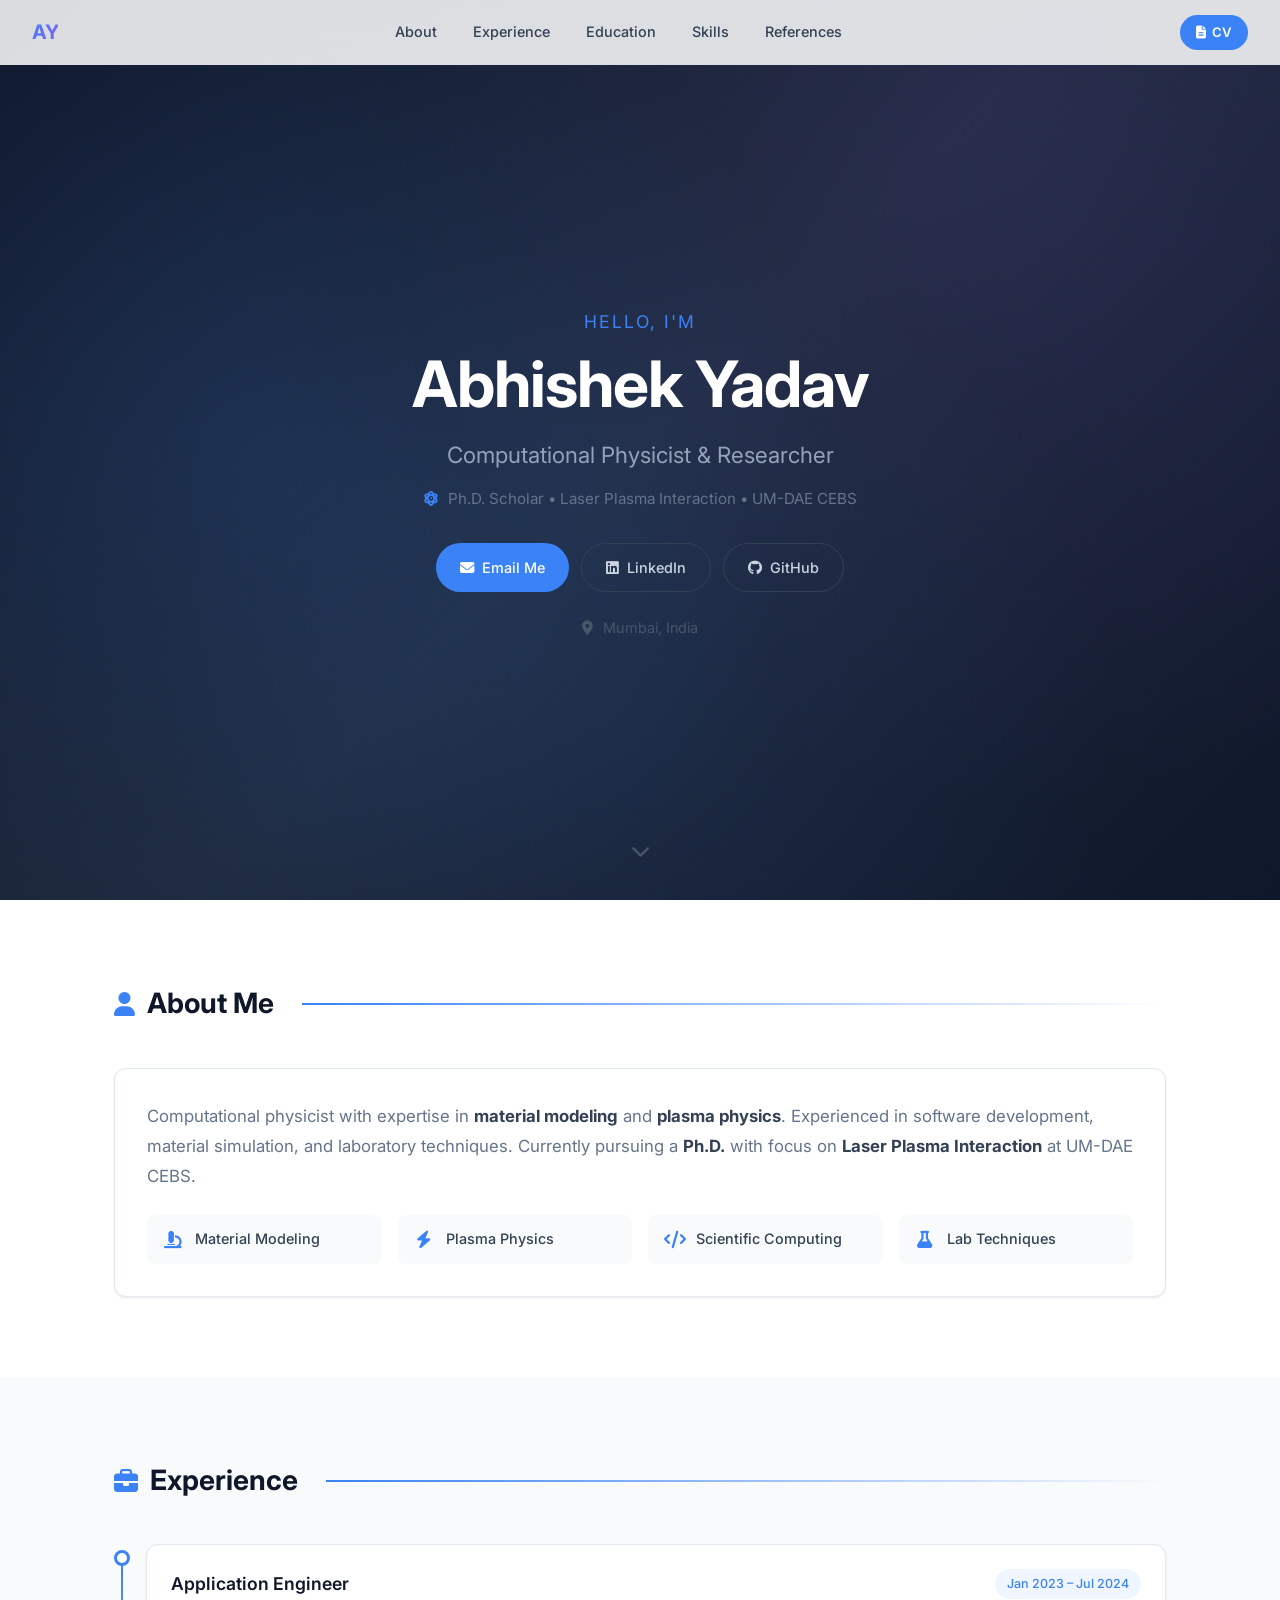
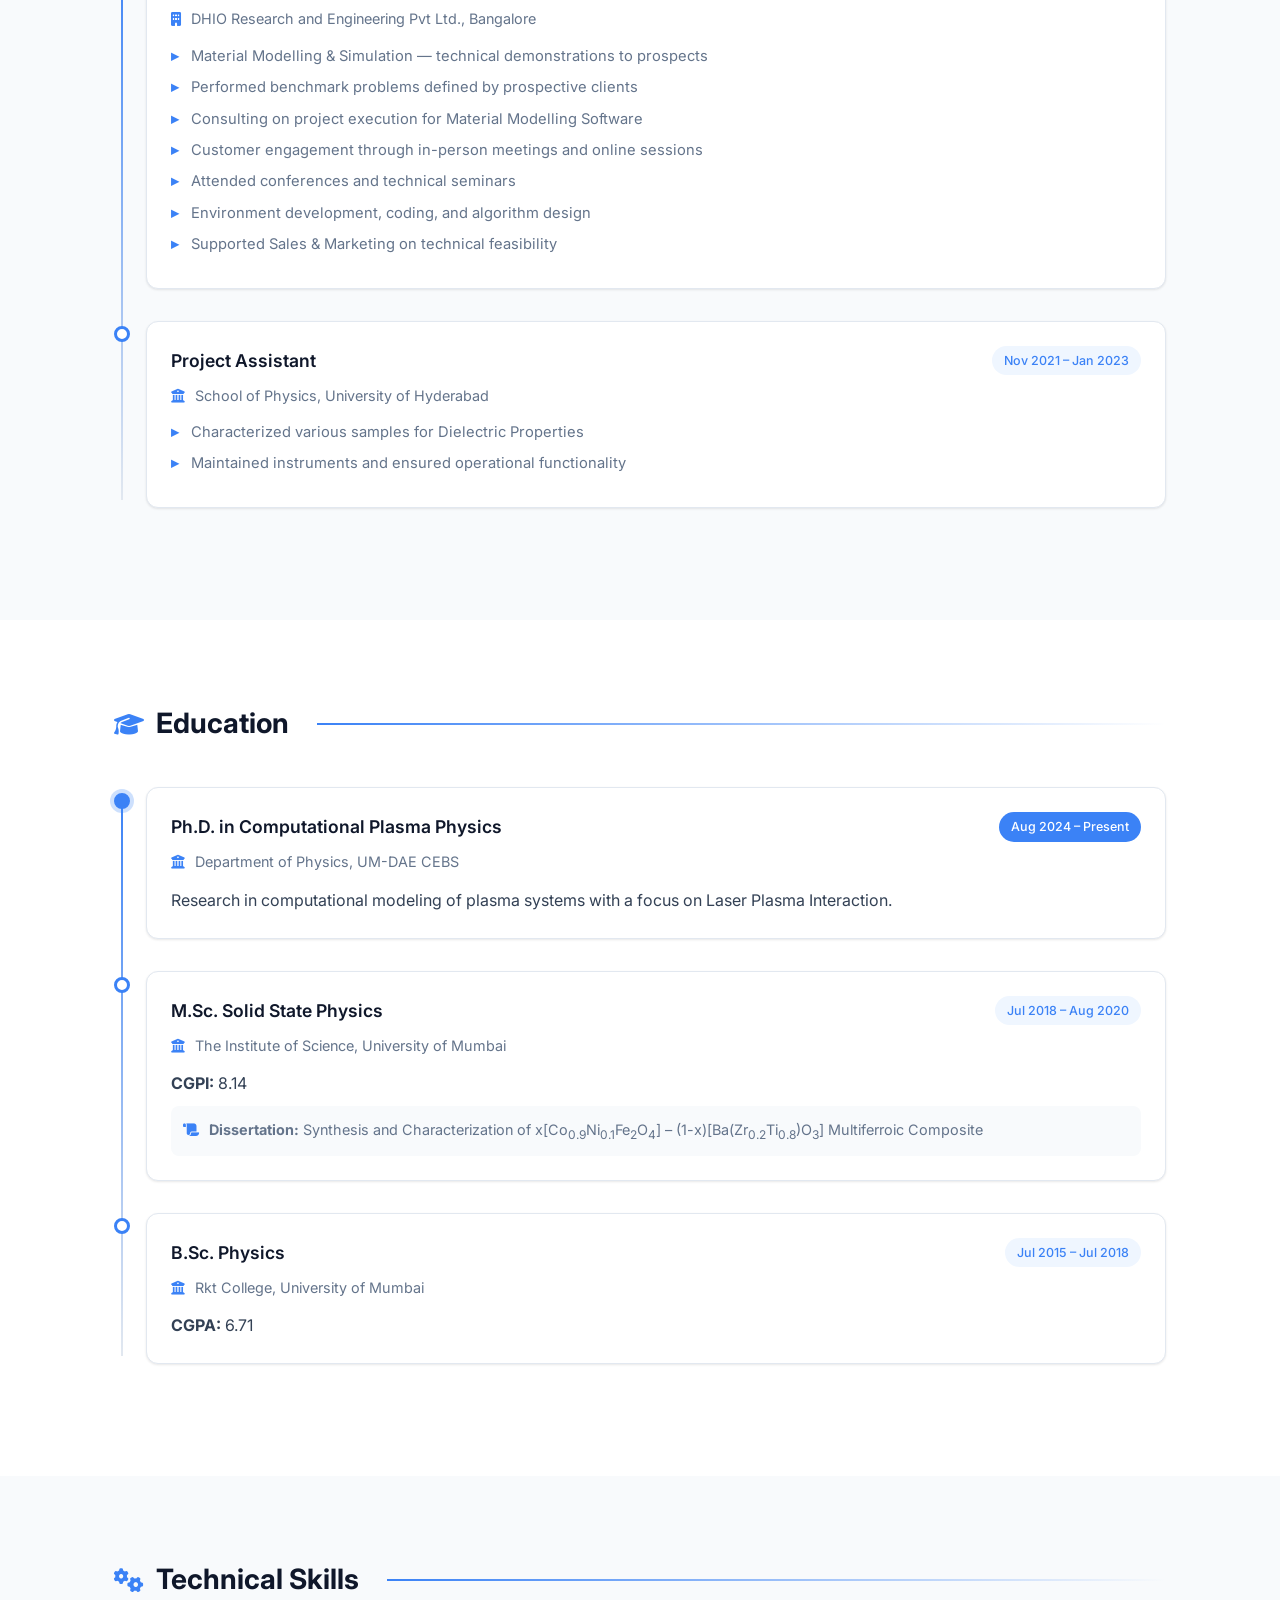
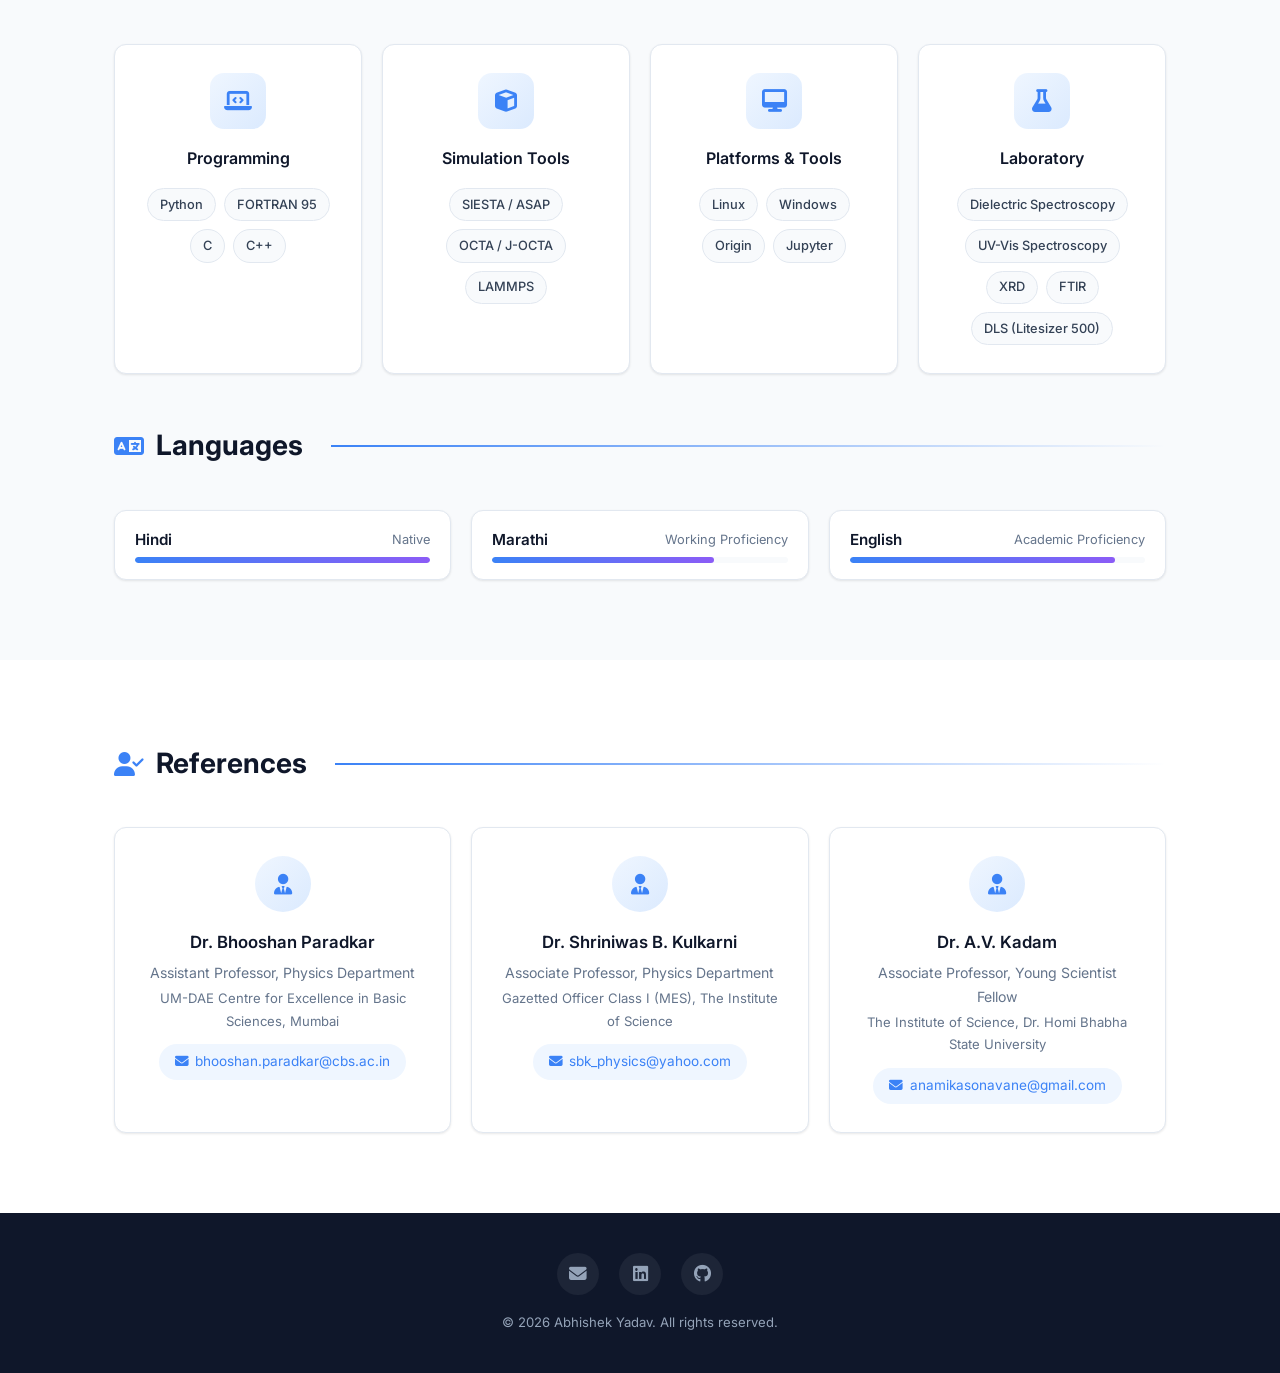
<file: index.html>
<!DOCTYPE html>
<html lang="en">
<head>
    <meta charset="UTF-8">
    <meta name="viewport" content="width=device-width, initial-scale=1.0">
    <link rel="stylesheet" href="https://cdnjs.cloudflare.com/ajax/libs/font-awesome/6.5.1/css/all.min.css">
    <link rel="preconnect" href="https://fonts.googleapis.com">
    <link href="https://fonts.googleapis.com/css2?family=Inter:wght@300;400;500;600;700&family=JetBrains+Mono:wght@400;500&display=swap" rel="stylesheet">
    <link rel="stylesheet" href="style.css">
    <title>Abhishek Yadav | Computational Physicist</title>
</head>
<body>

    <!-- Sticky Navigation -->
    <nav class="navbar" id="navbar">
        <div class="nav-brand">AY</div>
        <ul class="nav-links">
            <li><a href="#about">About</a></li>
            <li><a href="#experience">Experience</a></li>
            <li><a href="#education">Education</a></li>
            <li><a href="#skills">Skills</a></li>
            <li><a href="#references">References</a></li>
        </ul>
        <a href="cv.html" class="nav-cv-btn">
            <i class="fas fa-file-alt"></i> CV
        </a>
        <button class="nav-toggle" id="navToggle" aria-label="Toggle navigation">
            <i class="fas fa-bars"></i>
        </button>
    </nav>

    <!-- Hero Section -->
    <header class="hero" id="hero">
        <div class="hero-content">
            <p class="hero-greeting">Hello, I'm</p>
            <h1 class="hero-name">Abhishek Yadav</h1>
            <p class="hero-title">Computational Physicist &amp; Researcher</p>
            <p class="hero-subtitle">
                <i class="fas fa-atom fa-spin"></i>
                Ph.D. Scholar &bull; Laser Plasma Interaction &bull; UM-DAE CEBS
            </p>
            <div class="hero-contact">
                <a href="mailto:yadavabhishek711@gmail.com" class="hero-btn">
                    <i class="fas fa-envelope"></i> Email Me
                </a>
                <a href="https://www.linkedin.com/in/abhi1yadav/" class="hero-btn hero-btn-outline" target="_blank">
                    <i class="fab fa-linkedin"></i> LinkedIn
                </a>
                <a href="https://github.com/Abhi4phy" class="hero-btn hero-btn-outline" target="_blank">
                    <i class="fab fa-github"></i> GitHub
                </a>
            </div>
            <div class="hero-location">
                <i class="fas fa-map-marker-alt"></i> Mumbai, India
            </div>
        </div>
        <a href="#about" class="scroll-indicator" aria-label="Scroll down">
            <i class="fas fa-chevron-down"></i>
        </a>
    </header>

    <!-- About Section -->
    <section class="section" id="about">
        <div class="container">
            <h2 class="section-title"><i class="fas fa-user"></i> About Me</h2>
            <div class="about-card fade-in">
                <p class="profile-summary">
                    Computational physicist with expertise in <strong>material modeling</strong> and <strong>plasma physics</strong>. 
                    Experienced in software development, material simulation, and laboratory techniques. 
                    Currently pursuing a <strong>Ph.D.</strong> with focus on <strong>Laser Plasma Interaction</strong> at UM-DAE CEBS.
                </p>
                <div class="about-highlights">
                    <div class="highlight-item">
                        <i class="fas fa-microscope"></i>
                        <span>Material Modeling</span>
                    </div>
                    <div class="highlight-item">
                        <i class="fas fa-bolt"></i>
                        <span>Plasma Physics</span>
                    </div>
                    <div class="highlight-item">
                        <i class="fas fa-code"></i>
                        <span>Scientific Computing</span>
                    </div>
                    <div class="highlight-item">
                        <i class="fas fa-flask"></i>
                        <span>Lab Techniques</span>
                    </div>
                </div>
            </div>
        </div>
    </section>

    <!-- Experience Section -->
    <section class="section section-alt" id="experience">
        <div class="container">
            <h2 class="section-title"><i class="fas fa-briefcase"></i> Experience</h2>
            <div class="timeline">
                <div class="timeline-item fade-in">
                    <div class="timeline-dot"></div>
                    <div class="timeline-content">
                        <div class="timeline-header">
                            <h3>Application Engineer</h3>
                            <span class="badge">Jan 2023 – Jul 2024</span>
                        </div>
                        <p class="timeline-org"><i class="fas fa-building"></i> DHIO Research and Engineering Pvt Ltd., Bangalore</p>
                        <ul>
                            <li>Material Modelling &amp; Simulation — technical demonstrations to prospects</li>
                            <li>Performed benchmark problems defined by prospective clients</li>
                            <li>Consulting on project execution for Material Modelling Software</li>
                            <li>Customer engagement through in-person meetings and online sessions</li>
                            <li>Attended conferences and technical seminars</li>
                            <li>Environment development, coding, and algorithm design</li>
                            <li>Supported Sales &amp; Marketing on technical feasibility</li>
                        </ul>
                    </div>
                </div>

                <div class="timeline-item fade-in">
                    <div class="timeline-dot"></div>
                    <div class="timeline-content">
                        <div class="timeline-header">
                            <h3>Project Assistant</h3>
                            <span class="badge">Nov 2021 – Jan 2023</span>
                        </div>
                        <p class="timeline-org"><i class="fas fa-university"></i> School of Physics, University of Hyderabad</p>
                        <ul>
                            <li>Characterized various samples for Dielectric Properties</li>
                            <li>Maintained instruments and ensured operational functionality</li>
                        </ul>
                    </div>
                </div>
            </div>
        </div>
    </section>

    <!-- Education Section -->
    <section class="section" id="education">
        <div class="container">
            <h2 class="section-title"><i class="fas fa-graduation-cap"></i> Education</h2>
            <div class="timeline">
                <div class="timeline-item fade-in">
                    <div class="timeline-dot active"></div>
                    <div class="timeline-content">
                        <div class="timeline-header">
                            <h3>Ph.D. in Computational Plasma Physics</h3>
                            <span class="badge badge-active">Aug 2024 – Present</span>
                        </div>
                        <p class="timeline-org"><i class="fas fa-university"></i> Department of Physics, UM-DAE CEBS</p>
                        <p>Research in computational modeling of plasma systems with a focus on Laser Plasma Interaction.</p>
                    </div>
                </div>

                <div class="timeline-item fade-in">
                    <div class="timeline-dot"></div>
                    <div class="timeline-content">
                        <div class="timeline-header">
                            <h3>M.Sc. Solid State Physics</h3>
                            <span class="badge">Jul 2018 – Aug 2020</span>
                        </div>
                        <p class="timeline-org"><i class="fas fa-university"></i> The Institute of Science, University of Mumbai</p>
                        <p><strong>CGPI:</strong> 8.14</p>
                        <p class="dissertation"><i class="fas fa-scroll"></i> <strong>Dissertation:</strong> Synthesis and Characterization of x[Co<sub>0.9</sub>Ni<sub>0.1</sub>Fe<sub>2</sub>O<sub>4</sub>] – (1-x)[Ba(Zr<sub>0.2</sub>Ti<sub>0.8</sub>)O<sub>3</sub>] Multiferroic Composite</p>
                    </div>
                </div>

                <div class="timeline-item fade-in">
                    <div class="timeline-dot"></div>
                    <div class="timeline-content">
                        <div class="timeline-header">
                            <h3>B.Sc. Physics</h3>
                            <span class="badge">Jul 2015 – Jul 2018</span>
                        </div>
                        <p class="timeline-org"><i class="fas fa-university"></i> Rkt College, University of Mumbai</p>
                        <p><strong>CGPA:</strong> 6.71</p>
                    </div>
                </div>
            </div>
        </div>
    </section>

    <!-- Skills Section -->
    <section class="section section-alt" id="skills">
        <div class="container">
            <h2 class="section-title"><i class="fas fa-cogs"></i> Technical Skills</h2>
            <div class="skills-grid">
                <div class="skill-card fade-in">
                    <div class="skill-card-icon"><i class="fas fa-laptop-code"></i></div>
                    <h3>Programming</h3>
                    <div class="skill-tags">
                        <span class="tag">Python</span>
                        <span class="tag">FORTRAN 95</span>
                        <span class="tag">C</span>
                        <span class="tag">C++</span>
                    </div>
                </div>

                <div class="skill-card fade-in">
                    <div class="skill-card-icon"><i class="fas fa-cube"></i></div>
                    <h3>Simulation Tools</h3>
                    <div class="skill-tags">
                        <span class="tag">SIESTA / ASAP</span>
                        <span class="tag">OCTA / J-OCTA</span>
                        <span class="tag">LAMMPS</span>
                    </div>
                </div>

                <div class="skill-card fade-in">
                    <div class="skill-card-icon"><i class="fas fa-desktop"></i></div>
                    <h3>Platforms &amp; Tools</h3>
                    <div class="skill-tags">
                        <span class="tag">Linux</span>
                        <span class="tag">Windows</span>
                        <span class="tag">Origin</span>
                        <span class="tag">Jupyter</span>
                    </div>
                </div>

                <div class="skill-card fade-in">
                    <div class="skill-card-icon"><i class="fas fa-flask"></i></div>
                    <h3>Laboratory</h3>
                    <div class="skill-tags">
                        <span class="tag">Dielectric Spectroscopy</span>
                        <span class="tag">UV-Vis Spectroscopy</span>
                        <span class="tag">XRD</span>
                        <span class="tag">FTIR</span>
                        <span class="tag">DLS (Litesizer 500)</span>
                    </div>
                </div>
            </div>

            <h2 class="section-title" style="margin-top:3rem;"><i class="fas fa-language"></i> Languages</h2>
            <div class="lang-grid fade-in">
                <div class="lang-item">
                    <span class="lang-name">Hindi</span>
                    <span class="lang-level">Native</span>
                    <div class="lang-bar"><div class="lang-fill" style="width:100%"></div></div>
                </div>
                <div class="lang-item">
                    <span class="lang-name">Marathi</span>
                    <span class="lang-level">Working Proficiency</span>
                    <div class="lang-bar"><div class="lang-fill" style="width:75%"></div></div>
                </div>
                <div class="lang-item">
                    <span class="lang-name">English</span>
                    <span class="lang-level">Academic Proficiency</span>
                    <div class="lang-bar"><div class="lang-fill" style="width:90%"></div></div>
                </div>
            </div>
        </div>
    </section>

    <!-- References Section -->
    <section class="section" id="references">
        <div class="container">
            <h2 class="section-title"><i class="fas fa-user-check"></i> References</h2>
            <div class="ref-grid">
                <div class="ref-card fade-in">
                    <div class="ref-avatar"><i class="fas fa-user-tie"></i></div>
                    <h3>Dr. Bhooshan Paradkar</h3>
                    <p class="ref-role">Assistant Professor, Physics Department</p>
                    <p class="ref-org">UM-DAE Centre for Excellence in Basic Sciences, Mumbai</p>
                    <a href="mailto:bhooshan.paradkar@cbs.ac.in" class="ref-email">
                        <i class="fas fa-envelope"></i> bhooshan.paradkar@cbs.ac.in
                    </a>
                </div>

                <div class="ref-card fade-in">
                    <div class="ref-avatar"><i class="fas fa-user-tie"></i></div>
                    <h3>Dr. Shriniwas B. Kulkarni</h3>
                    <p class="ref-role">Associate Professor, Physics Department</p>
                    <p class="ref-org">Gazetted Officer Class I (MES), The Institute of Science</p>
                    <a href="mailto:sbk_physics@yahoo.com" class="ref-email">
                        <i class="fas fa-envelope"></i> sbk_physics@yahoo.com
                    </a>
                </div>

                <div class="ref-card fade-in">
                    <div class="ref-avatar"><i class="fas fa-user-tie"></i></div>
                    <h3>Dr. A.V. Kadam</h3>
                    <p class="ref-role">Associate Professor, Young Scientist Fellow</p>
                    <p class="ref-org">The Institute of Science, Dr. Homi Bhabha State University</p>
                    <a href="mailto:anamikasonavane@gmail.com" class="ref-email">
                        <i class="fas fa-envelope"></i> anamikasonavane@gmail.com
                    </a>
                </div>
            </div>
        </div>
    </section>

    <!-- Footer -->
    <footer class="footer">
        <div class="container">
            <div class="footer-links">
                <a href="mailto:yadavabhishek711@gmail.com"><i class="fas fa-envelope"></i></a>
                <a href="https://www.linkedin.com/in/abhi1yadav/" target="_blank"><i class="fab fa-linkedin"></i></a>
                <a href="https://github.com/Abhi4phy" target="_blank"><i class="fab fa-github"></i></a>
            </div>
            <p>&copy; 2026 Abhishek Yadav. All rights reserved.</p>
        </div>
    </footer>

    <script>
        // ---- Scroll animations ----
        const observer = new IntersectionObserver((entries) => {
            entries.forEach(entry => {
                if (entry.isIntersecting) {
                    entry.target.classList.add('visible');
                }
            });
        }, { threshold: 0.1 });

        document.querySelectorAll('.fade-in').forEach(el => observer.observe(el));

        // ---- Sticky navbar shadow on scroll ----
        window.addEventListener('scroll', () => {
            document.getElementById('navbar')
                .classList.toggle('scrolled', window.scrollY > 50);
        });

        // ---- Mobile nav toggle ----
        const toggle = document.getElementById('navToggle');
        const navLinks = document.querySelector('.nav-links');
        toggle.addEventListener('click', () => navLinks.classList.toggle('open'));
        navLinks.querySelectorAll('a').forEach(a =>
            a.addEventListener('click', () => navLinks.classList.remove('open'))
        );

        // ---- Smooth scroll ----
        document.querySelectorAll('a[href^="#"]').forEach(anchor => {
            anchor.addEventListener('click', function (e) {
                e.preventDefault();
                const target = document.querySelector(this.getAttribute('href'));
                if (target) {
                    target.scrollIntoView({ behavior: 'smooth', block: 'start' });
                }
            });
        });
    </script>
</body>
</html>
</file>
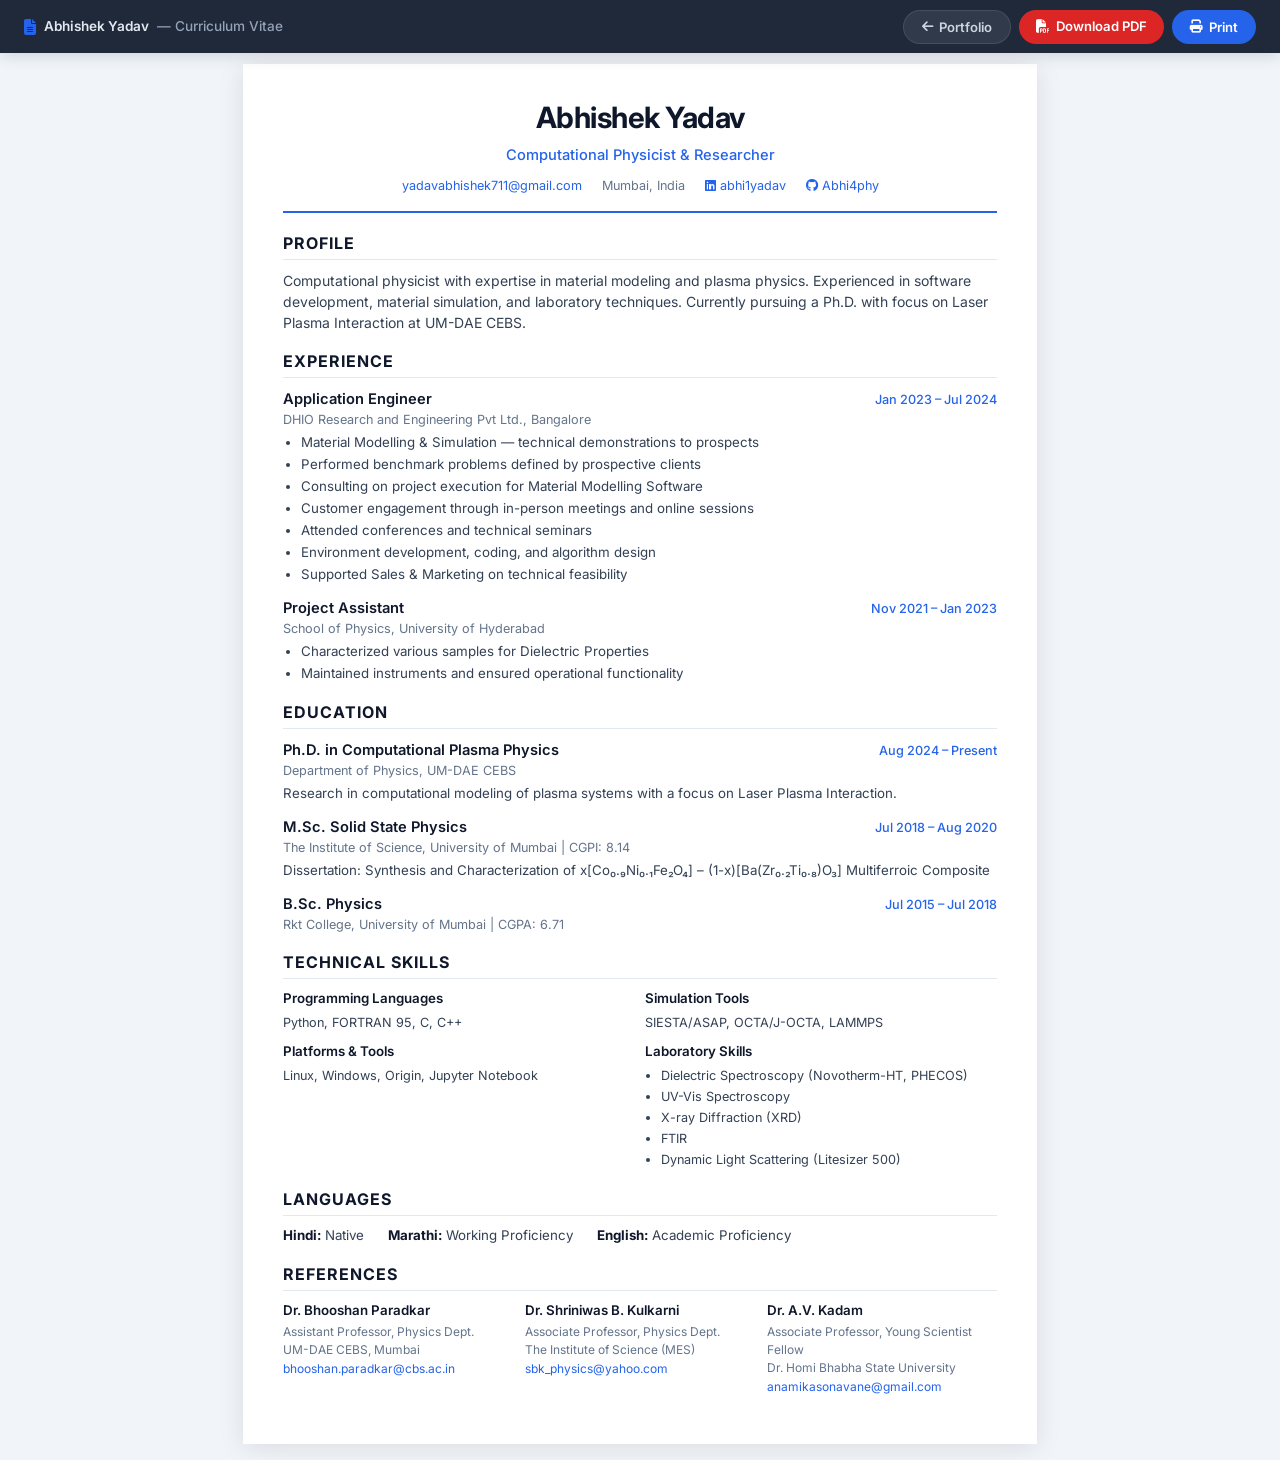
<file: cv.html>
<!DOCTYPE html>
<html lang="en">
<head>
    <meta charset="UTF-8">
    <meta name="viewport" content="width=device-width, initial-scale=1.0">
    <title>Abhishek Yadav - CV</title>
    <link rel="stylesheet" href="https://cdnjs.cloudflare.com/ajax/libs/font-awesome/6.5.1/css/all.min.css">
    <style>
        /* ===== Print-optimized CV ===== */
        @import url('https://fonts.googleapis.com/css2?family=Inter:wght@300;400;500;600;700&display=swap');

        :root {
            --primary: #0f172a;
            --accent: #2563eb;
            --text: #334155;
            --text-light: #64748b;
            --border: #e2e8f0;
        }

        *, *::before, *::after {
            margin: 0; padding: 0; box-sizing: border-box;
        }

        body {
            font-family: 'Inter', -apple-system, BlinkMacSystemFont, sans-serif;
            font-size: 10.5pt;
            line-height: 1.5;
            color: var(--text);
            background: #f1f5f9;
        }

        .cv-page {
            max-width: 210mm;
            margin: 4rem auto 1rem;
            background: #fff;
            padding: 32px 40px;
            box-shadow: 0 4px 24px rgba(0,0,0,0.1);
        }

        /* Header */
        .cv-header {
            text-align: center;
            padding-bottom: 16px;
            border-bottom: 2px solid var(--accent);
            margin-bottom: 18px;
        }

        .cv-header h1 {
            font-size: 22pt;
            font-weight: 700;
            color: var(--primary);
            letter-spacing: -0.5px;
            margin-bottom: 4px;
        }

        .cv-header .tagline {
            font-size: 11pt;
            color: var(--accent);
            font-weight: 500;
            margin-bottom: 10px;
        }

        .cv-contact {
            display: flex;
            justify-content: center;
            flex-wrap: wrap;
            gap: 6px 20px;
            font-size: 9.5pt;
            color: var(--text-light);
        }

        .cv-contact a {
            color: var(--accent);
            text-decoration: none;
        }

        /* Sections */
        .cv-section {
            margin-bottom: 16px;
        }

        .cv-section h2 {
            font-size: 12pt;
            font-weight: 700;
            color: var(--primary);
            text-transform: uppercase;
            letter-spacing: 1px;
            border-bottom: 1.5px solid var(--border);
            padding-bottom: 4px;
            margin-bottom: 10px;
        }

        /* Entry rows */
        .cv-entry {
            margin-bottom: 12px;
        }

        .cv-entry-header {
            display: flex;
            justify-content: space-between;
            align-items: baseline;
            flex-wrap: wrap;
        }

        .cv-entry-header h3 {
            font-size: 11pt;
            font-weight: 600;
            color: var(--primary);
        }

        .cv-date {
            font-size: 9.5pt;
            font-weight: 500;
            color: var(--accent);
            white-space: nowrap;
        }

        .cv-org {
            font-size: 9.5pt;
            color: var(--text-light);
            margin-bottom: 4px;
        }

        .cv-entry p {
            font-size: 10pt;
        }

        .cv-entry ul {
            margin: 4px 0 0 18px;
            padding: 0;
        }

        .cv-entry li {
            font-size: 10pt;
            margin-bottom: 2px;
        }

        /* Skills */
        .cv-skills-grid {
            display: grid;
            grid-template-columns: 1fr 1fr;
            gap: 10px;
        }

        .cv-skill-group h3 {
            font-size: 10pt;
            font-weight: 600;
            color: var(--primary);
            margin-bottom: 4px;
        }

        .cv-skill-group p,
        .cv-skill-group li {
            font-size: 9.5pt;
        }

        .cv-skill-group ul {
            margin: 0 0 0 16px;
            padding: 0;
        }

        .cv-skill-group li {
            margin-bottom: 2px;
        }

        /* Languages inline */
        .cv-lang-row {
            display: flex;
            gap: 24px;
            font-size: 10pt;
        }

        .cv-lang-row span {
            color: var(--text);
        }

        .cv-lang-row strong {
            color: var(--primary);
        }

        /* References */
        .cv-ref-grid {
            display: grid;
            grid-template-columns: 1fr 1fr 1fr;
            gap: 12px;
        }

        .cv-ref {
            font-size: 9.5pt;
        }

        .cv-ref h3 {
            font-size: 10pt;
            font-weight: 600;
            color: var(--primary);
            margin-bottom: 2px;
        }

        .cv-ref p {
            font-size: 9pt;
            color: var(--text-light);
            margin: 0;
        }

        .cv-ref a {
            color: var(--accent);
            text-decoration: none;
            font-size: 9pt;
        }

        /* Download bar — floating top bar */
        .download-bar {
            position: fixed;
            top: 0;
            left: 0;
            right: 0;
            z-index: 100;
            display: flex;
            align-items: center;
            justify-content: space-between;
            padding: 0.6rem 1.5rem;
            background: rgba(15, 23, 42, 0.92);
            backdrop-filter: blur(12px);
            -webkit-backdrop-filter: blur(12px);
            box-shadow: 0 2px 16px rgba(0,0,0,0.15);
        }

        .download-bar .bar-left {
            display: flex;
            align-items: center;
            gap: 0.5rem;
            color: #94a3b8;
            font-size: 0.85rem;
            font-weight: 500;
        }

        .download-bar .bar-left i {
            color: var(--accent);
            font-size: 1rem;
        }

        .download-bar .bar-left span {
            color: #e2e8f0;
            font-weight: 600;
        }

        .download-bar .bar-actions {
            display: flex;
            gap: 0.5rem;
        }

        .download-bar button {
            display: inline-flex;
            align-items: center;
            gap: 0.4rem;
            padding: 0.45rem 1.1rem;
            border: none;
            border-radius: 50px;
            font-size: 0.82rem;
            font-weight: 600;
            cursor: pointer;
            font-family: inherit;
            transition: all 0.25s ease;
        }

        .btn-print {
            background: var(--accent);
            color: #fff;
        }

        .btn-print:hover {
            background: #1d4ed8;
            transform: translateY(-1px);
            box-shadow: 0 4px 14px rgba(37, 99, 235, 0.35);
        }

        .btn-pdf {
            display: inline-flex;
            align-items: center;
            gap: 0.4rem;
            padding: 0.45rem 1.1rem;
            border-radius: 50px;
            font-size: 0.82rem;
            font-weight: 600;
            font-family: inherit;
            background: #dc2626;
            color: #fff;
            text-decoration: none;
            transition: all 0.25s ease;
        }

        .btn-pdf:hover {
            background: #b91c1c;
            color: #fff;
            transform: translateY(-1px);
            box-shadow: 0 4px 14px rgba(220, 38, 38, 0.35);
        }

        .btn-back {
            background: rgba(255, 255, 255, 0.08);
            color: #cbd5e1;
            border: 1px solid rgba(255, 255, 255, 0.1) !important;
        }

        .btn-back:hover {
            background: rgba(255, 255, 255, 0.15);
            color: #fff;
            transform: translateY(-1px);
        }

        /* ===== PRINT STYLES ===== */
        @media print {
            body { background: #fff; }
            .cv-page {
                margin: 0; padding: 20px 28px;
                box-shadow: none;
                max-width: 100%;
            }
            .download-bar { display: none; }
            @page {
                margin: 10mm 8mm;
                size: A4;
            }
        }

        @media (max-width: 600px) {
            .cv-page { padding: 20px; }
            .cv-skills-grid,
            .cv-ref-grid { grid-template-columns: 1fr; }
            .cv-entry-header { flex-direction: column; }

            .download-bar {
                flex-direction: column;
                gap: 0.5rem;
                padding: 0.5rem 1rem;
            }

            .download-bar .bar-left { font-size: 0.78rem; }
            .download-bar .bar-actions { width: 100%; }
            .download-bar button { flex: 1; justify-content: center; }

            .cv-page { margin-top: 6rem; }
        }
    </style>
</head>
<body>

<div class="download-bar">
    <div class="bar-left">
        <i class="fas fa-file-alt"></i>
        <span>Abhishek Yadav</span> — Curriculum Vitae
    </div>
    <div class="bar-actions">
        <button class="btn-back" onclick="window.location.href='index.html'">
            <i class="fas fa-arrow-left"></i> Portfolio
        </button>
        <a class="btn-pdf" href="Abhishek_Yadav_CV.pdf" download>
            <i class="fas fa-file-pdf"></i> Download PDF
        </a>
        <button class="btn-print" onclick="window.print()">
            <i class="fas fa-print"></i> Print
        </button>
    </div>
</div>

<div class="cv-page">

    <!-- Header -->
    <div class="cv-header">
        <h1>Abhishek Yadav</h1>
        <div class="tagline">Computational Physicist &amp; Researcher</div>
        <div class="cv-contact">
            <span><a href="mailto:yadavabhishek711@gmail.com">yadavabhishek711@gmail.com</a></span>
            <span>Mumbai, India</span>
            <span><a href="https://www.linkedin.com/in/abhi1yadav/"><i class="fab fa-linkedin"></i> abhi1yadav</a></span>
            <span><a href="https://github.com/Abhi4phy"><i class="fab fa-github"></i> Abhi4phy</a></span>
        </div>
    </div>

    <!-- Profile -->
    <div class="cv-section">
        <h2>Profile</h2>
        <p>Computational physicist with expertise in material modeling and plasma physics. Experienced in software development, material simulation, and laboratory techniques. Currently pursuing a Ph.D. with focus on Laser Plasma Interaction at UM-DAE CEBS.</p>
    </div>

    <!-- Experience -->
    <div class="cv-section">
        <h2>Experience</h2>

        <div class="cv-entry">
            <div class="cv-entry-header">
                <h3>Application Engineer</h3>
                <span class="cv-date">Jan 2023 – Jul 2024</span>
            </div>
            <div class="cv-org">DHIO Research and Engineering Pvt Ltd., Bangalore</div>
            <ul>
                <li>Material Modelling &amp; Simulation — technical demonstrations to prospects</li>
                <li>Performed benchmark problems defined by prospective clients</li>
                <li>Consulting on project execution for Material Modelling Software</li>
                <li>Customer engagement through in-person meetings and online sessions</li>
                <li>Attended conferences and technical seminars</li>
                <li>Environment development, coding, and algorithm design</li>
                <li>Supported Sales &amp; Marketing on technical feasibility</li>
            </ul>
        </div>

        <div class="cv-entry">
            <div class="cv-entry-header">
                <h3>Project Assistant</h3>
                <span class="cv-date">Nov 2021 – Jan 2023</span>
            </div>
            <div class="cv-org">School of Physics, University of Hyderabad</div>
            <ul>
                <li>Characterized various samples for Dielectric Properties</li>
                <li>Maintained instruments and ensured operational functionality</li>
            </ul>
        </div>
    </div>

    <!-- Education -->
    <div class="cv-section">
        <h2>Education</h2>

        <div class="cv-entry">
            <div class="cv-entry-header">
                <h3>Ph.D. in Computational Plasma Physics</h3>
                <span class="cv-date">Aug 2024 – Present</span>
            </div>
            <div class="cv-org">Department of Physics, UM-DAE CEBS</div>
            <p>Research in computational modeling of plasma systems with a focus on Laser Plasma Interaction.</p>
        </div>

        <div class="cv-entry">
            <div class="cv-entry-header">
                <h3>M.Sc. Solid State Physics</h3>
                <span class="cv-date">Jul 2018 – Aug 2020</span>
            </div>
            <div class="cv-org">The Institute of Science, University of Mumbai | CGPI: 8.14</div>
            <p>Dissertation: Synthesis and Characterization of x[Co₀.₉Ni₀.₁Fe₂O₄] – (1-x)[Ba(Zr₀.₂Ti₀.₈)O₃] Multiferroic Composite</p>
        </div>

        <div class="cv-entry">
            <div class="cv-entry-header">
                <h3>B.Sc. Physics</h3>
                <span class="cv-date">Jul 2015 – Jul 2018</span>
            </div>
            <div class="cv-org">Rkt College, University of Mumbai | CGPA: 6.71</div>
        </div>
    </div>

    <!-- Technical Skills -->
    <div class="cv-section">
        <h2>Technical Skills</h2>
        <div class="cv-skills-grid">
            <div class="cv-skill-group">
                <h3>Programming Languages</h3>
                <p>Python, FORTRAN 95, C, C++</p>
            </div>
            <div class="cv-skill-group">
                <h3>Simulation Tools</h3>
                <p>SIESTA/ASAP, OCTA/J-OCTA, LAMMPS</p>
            </div>
            <div class="cv-skill-group">
                <h3>Platforms &amp; Tools</h3>
                <p>Linux, Windows, Origin, Jupyter Notebook</p>
            </div>
            <div class="cv-skill-group">
                <h3>Laboratory Skills</h3>
                <ul>
                    <li>Dielectric Spectroscopy (Novotherm-HT, PHECOS)</li>
                    <li>UV-Vis Spectroscopy</li>
                    <li>X-ray Diffraction (XRD)</li>
                    <li>FTIR</li>
                    <li>Dynamic Light Scattering (Litesizer 500)</li>
                </ul>
            </div>
        </div>
    </div>

    <!-- Languages -->
    <div class="cv-section">
        <h2>Languages</h2>
        <div class="cv-lang-row">
            <span><strong>Hindi:</strong> Native</span>
            <span><strong>Marathi:</strong> Working Proficiency</span>
            <span><strong>English:</strong> Academic Proficiency</span>
        </div>
    </div>

    <!-- References -->
    <div class="cv-section">
        <h2>References</h2>
        <div class="cv-ref-grid">
            <div class="cv-ref">
                <h3>Dr. Bhooshan Paradkar</h3>
                <p>Assistant Professor, Physics Dept.</p>
                <p>UM-DAE CEBS, Mumbai</p>
                <a href="mailto:bhooshan.paradkar@cbs.ac.in">bhooshan.paradkar@cbs.ac.in</a>
            </div>
            <div class="cv-ref">
                <h3>Dr. Shriniwas B. Kulkarni</h3>
                <p>Associate Professor, Physics Dept.</p>
                <p>The Institute of Science (MES)</p>
                <a href="mailto:sbk_physics@yahoo.com">sbk_physics@yahoo.com</a>
            </div>
            <div class="cv-ref">
                <h3>Dr. A.V. Kadam</h3>
                <p>Associate Professor, Young Scientist Fellow</p>
                <p>Dr. Homi Bhabha State University</p>
                <a href="mailto:anamikasonavane@gmail.com">anamikasonavane@gmail.com</a>
            </div>
        </div>
    </div>

</div>

</body>
</html>
</file>
<file: style.css>
/* ===== VARIABLES ===== */
:root {
    --primary: #0f172a;
    --primary-light: #1e293b;
    --accent: #3b82f6;
    --accent-hover: #2563eb;
    --accent-glow: rgba(59, 130, 246, 0.25);
    --text: #334155;
    --text-light: #64748b;
    --bg: #ffffff;
    --bg-alt: #f8fafc;
    --card-bg: #ffffff;
    --border: #e2e8f0;
    --radius: 12px;
    --shadow: 0 1px 3px rgba(0,0,0,0.06), 0 1px 2px rgba(0,0,0,0.04);
    --shadow-lg: 0 10px 25px rgba(0,0,0,0.08);
    --transition: 0.3s cubic-bezier(0.4, 0, 0.2, 1);
}

/* ===== RESET ===== */
*, *::before, *::after {
    margin: 0;
    padding: 0;
    box-sizing: border-box;
}

html {
    scroll-behavior: smooth;
    scroll-padding-top: 80px;
}

body {
    font-family: 'Inter', -apple-system, BlinkMacSystemFont, sans-serif;
    line-height: 1.7;
    color: var(--text);
    background: var(--bg);
    overflow-x: hidden;
}

a { color: var(--accent); text-decoration: none; }
a:hover { color: var(--accent-hover); }

.container {
    max-width: 1100px;
    margin: 0 auto;
    padding: 0 1.5rem;
}

/* ===== NAVBAR ===== */
.navbar {
    position: fixed;
    top: 0;
    left: 0;
    right: 0;
    z-index: 1000;
    display: flex;
    align-items: center;
    justify-content: space-between;
    padding: 0.75rem 2rem;
    background: rgba(255,255,255,0.85);
    backdrop-filter: blur(12px);
    -webkit-backdrop-filter: blur(12px);
    border-bottom: 1px solid transparent;
    transition: var(--transition);
}

.navbar.scrolled {
    border-bottom-color: var(--border);
    box-shadow: var(--shadow);
}

.nav-brand {
    font-weight: 700;
    font-size: 1.25rem;
    color: var(--primary);
    letter-spacing: -0.5px;
    background: linear-gradient(135deg, var(--accent), #8b5cf6);
    -webkit-background-clip: text;
    -webkit-text-fill-color: transparent;
}

.nav-links {
    display: flex;
    list-style: none;
    gap: 0.25rem;
}

.nav-links a {
    display: block;
    padding: 0.5rem 1rem;
    border-radius: 8px;
    color: var(--text);
    font-size: 0.9rem;
    font-weight: 500;
    transition: var(--transition);
}

.nav-links a:hover {
    background: var(--bg-alt);
    color: var(--accent);
}

.nav-cv-btn {
    display: inline-flex;
    align-items: center;
    gap: 0.4rem;
    padding: 0.4rem 1rem;
    border-radius: 50px;
    font-size: 0.82rem;
    font-weight: 600;
    background: var(--accent);
    color: #fff;
    transition: var(--transition);
    white-space: nowrap;
}

.nav-cv-btn:hover {
    background: var(--accent-hover);
    color: #fff;
    transform: translateY(-1px);
    box-shadow: 0 4px 12px var(--accent-glow);
}

.nav-toggle {
    display: none;
    background: none;
    border: none;
    font-size: 1.25rem;
    color: var(--text);
    cursor: pointer;
}

/* ===== HERO ===== */
.hero {
    position: relative;
    min-height: 100vh;
    display: flex;
    align-items: center;
    justify-content: center;
    background: linear-gradient(135deg, #0f172a 0%, #1e293b 50%, #0f172a 100%);
    overflow: hidden;
    text-align: center;
    padding: 6rem 1.5rem 3rem;
}

.hero::before {
    content: '';
    position: absolute;
    inset: 0;
    background:
        radial-gradient(circle at 20% 50%, rgba(59,130,246,0.15) 0%, transparent 50%),
        radial-gradient(circle at 80% 20%, rgba(139,92,246,0.1) 0%, transparent 50%),
        radial-gradient(circle at 50% 80%, rgba(59,130,246,0.08) 0%, transparent 50%);
}

.hero-content {
    position: relative;
    z-index: 2;
    animation: heroFadeIn 1s ease-out;
}

@keyframes heroFadeIn {
    from { opacity: 0; transform: translateY(30px); }
    to { opacity: 1; transform: translateY(0); }
}

.hero-greeting {
    font-size: 1.1rem;
    font-weight: 400;
    color: var(--accent);
    letter-spacing: 2px;
    text-transform: uppercase;
    margin-bottom: 0.75rem;
}

.hero-name {
    font-size: clamp(2.5rem, 6vw, 4rem);
    font-weight: 700;
    color: #fff;
    letter-spacing: -1px;
    line-height: 1.1;
    margin-bottom: 1rem;
}

.hero-title {
    font-size: clamp(1.1rem, 2.5vw, 1.4rem);
    color: #94a3b8;
    font-weight: 400;
    margin-bottom: 0.75rem;
}

.hero-subtitle {
    font-size: 0.95rem;
    color: #64748b;
    margin-bottom: 2rem;
}

.hero-subtitle i { margin-right: 0.35rem; color: var(--accent); }

.hero-contact {
    display: flex;
    justify-content: center;
    gap: 0.75rem;
    flex-wrap: wrap;
    margin-bottom: 1.5rem;
}

.hero-btn {
    display: inline-flex;
    align-items: center;
    gap: 0.5rem;
    padding: 0.7rem 1.5rem;
    border-radius: 50px;
    font-size: 0.9rem;
    font-weight: 500;
    transition: var(--transition);
    background: var(--accent);
    color: #fff;
}

.hero-btn:hover {
    background: var(--accent-hover);
    color: #fff;
    transform: translateY(-2px);
    box-shadow: 0 6px 20px var(--accent-glow);
}

.hero-btn-outline {
    background: transparent;
    border: 1.5px solid #334155;
    color: #cbd5e1;
}

.hero-btn-outline:hover {
    border-color: var(--accent);
    color: #fff;
    background: rgba(59,130,246,0.1);
    box-shadow: 0 6px 20px rgba(59,130,246,0.15);
}

.hero-location {
    color: #475569;
    font-size: 0.9rem;
}

.hero-location i { margin-right: 0.35rem; }

.scroll-indicator {
    position: absolute;
    bottom: 2rem;
    left: 50%;
    transform: translateX(-50%);
    color: #475569;
    font-size: 1.2rem;
    animation: bounce 2s infinite;
}

@keyframes bounce {
    0%, 100% { transform: translateX(-50%) translateY(0); }
    50% { transform: translateX(-50%) translateY(8px); }
}

/* ===== SECTIONS ===== */
.section {
    padding: 5rem 0;
}

.section-alt {
    background: var(--bg-alt);
}

.section-title {
    font-size: 1.75rem;
    font-weight: 700;
    color: var(--primary);
    margin-bottom: 2.5rem;
    display: flex;
    align-items: center;
    gap: 0.75rem;
}

.section-title i {
    color: var(--accent);
    font-size: 1.5rem;
}

.section-title::after {
    content: '';
    flex: 1;
    height: 2px;
    background: linear-gradient(to right, var(--accent), transparent);
    margin-left: 1rem;
}

/* ===== ABOUT ===== */
.about-card {
    background: var(--card-bg);
    border: 1px solid var(--border);
    border-radius: var(--radius);
    padding: 2rem;
    box-shadow: var(--shadow);
}

.profile-summary {
    font-size: 1.05rem;
    line-height: 1.8;
    color: var(--text-light);
    margin-bottom: 1.5rem;
}

.profile-summary strong { color: var(--text); }

.about-highlights {
    display: grid;
    grid-template-columns: repeat(auto-fit, minmax(160px, 1fr));
    gap: 1rem;
}

.highlight-item {
    display: flex;
    align-items: center;
    gap: 0.75rem;
    padding: 0.75rem 1rem;
    background: var(--bg-alt);
    border-radius: 8px;
    font-weight: 500;
    font-size: 0.9rem;
    color: var(--text);
    transition: var(--transition);
}

.highlight-item:hover {
    transform: translateY(-2px);
    box-shadow: var(--shadow);
}

.highlight-item i {
    color: var(--accent);
    font-size: 1.1rem;
    width: 20px;
    text-align: center;
}

/* ===== TIMELINE ===== */
.timeline {
    position: relative;
    padding-left: 2rem;
}

.timeline::before {
    content: '';
    position: absolute;
    left: 7px;
    top: 8px;
    bottom: 8px;
    width: 2px;
    background: linear-gradient(to bottom, var(--accent), var(--border));
}

.timeline-item {
    position: relative;
    margin-bottom: 2rem;
}

.timeline-dot {
    position: absolute;
    left: -2rem;
    top: 0.35rem;
    width: 16px;
    height: 16px;
    border-radius: 50%;
    background: var(--bg);
    border: 3px solid var(--accent);
    z-index: 1;
    transition: var(--transition);
}

.timeline-dot.active {
    background: var(--accent);
    box-shadow: 0 0 0 4px var(--accent-glow);
}

.timeline-content {
    background: var(--card-bg);
    border: 1px solid var(--border);
    border-radius: var(--radius);
    padding: 1.5rem;
    box-shadow: var(--shadow);
    transition: var(--transition);
}

.timeline-content:hover {
    box-shadow: var(--shadow-lg);
    transform: translateX(4px);
}

.timeline-header {
    display: flex;
    justify-content: space-between;
    align-items: flex-start;
    flex-wrap: wrap;
    gap: 0.5rem;
    margin-bottom: 0.5rem;
}

.timeline-header h3 {
    font-size: 1.1rem;
    font-weight: 600;
    color: var(--primary);
}

.badge {
    display: inline-block;
    padding: 0.25rem 0.75rem;
    border-radius: 50px;
    font-size: 0.78rem;
    font-weight: 500;
    background: #eff6ff;
    color: var(--accent);
    white-space: nowrap;
}

.badge-active {
    background: var(--accent);
    color: #fff;
}

.timeline-org {
    color: var(--text-light);
    font-size: 0.9rem;
    margin-bottom: 0.75rem;
}

.timeline-org i {
    margin-right: 0.35rem;
    color: var(--accent);
    font-size: 0.85rem;
}

.timeline-content ul {
    list-style: none;
    padding: 0;
    margin: 0.75rem 0 0;
}

.timeline-content li {
    position: relative;
    padding-left: 1.25rem;
    margin-bottom: 0.4rem;
    font-size: 0.92rem;
    color: var(--text-light);
}

.timeline-content li::before {
    content: '▸';
    position: absolute;
    left: 0;
    color: var(--accent);
    font-weight: 700;
}

.dissertation {
    margin-top: 0.5rem;
    padding: 0.75rem;
    background: var(--bg-alt);
    border-radius: 8px;
    font-size: 0.9rem;
    color: var(--text-light);
    line-height: 1.6;
}

.dissertation i { color: var(--accent); margin-right: 0.35rem; }

/* ===== SKILLS ===== */
.skills-grid {
    display: grid;
    grid-template-columns: repeat(auto-fit, minmax(240px, 1fr));
    gap: 1.25rem;
}

.skill-card {
    background: var(--card-bg);
    border: 1px solid var(--border);
    border-radius: var(--radius);
    padding: 1.75rem;
    text-align: center;
    box-shadow: var(--shadow);
    transition: var(--transition);
}

.skill-card:hover {
    transform: translateY(-4px);
    box-shadow: var(--shadow-lg);
    border-color: var(--accent);
}

.skill-card-icon {
    width: 56px;
    height: 56px;
    margin: 0 auto 1rem;
    border-radius: 14px;
    background: linear-gradient(135deg, #eff6ff, #dbeafe);
    display: flex;
    align-items: center;
    justify-content: center;
    font-size: 1.4rem;
    color: var(--accent);
}

.skill-card h3 {
    font-size: 1rem;
    font-weight: 600;
    color: var(--primary);
    margin-bottom: 1rem;
}

.skill-tags {
    display: flex;
    flex-wrap: wrap;
    gap: 0.5rem;
    justify-content: center;
}

.tag {
    display: inline-block;
    padding: 0.3rem 0.75rem;
    background: var(--bg-alt);
    border: 1px solid var(--border);
    border-radius: 50px;
    font-size: 0.8rem;
    font-weight: 500;
    color: var(--text);
    transition: var(--transition);
}

.tag:hover {
    background: #eff6ff;
    border-color: var(--accent);
    color: var(--accent);
}

/* ===== LANGUAGES ===== */
.lang-grid {
    display: grid;
    grid-template-columns: repeat(auto-fit, minmax(280px, 1fr));
    gap: 1.25rem;
}

.lang-item {
    display: grid;
    grid-template-columns: auto 1fr;
    gap: 0.25rem 1rem;
    align-items: center;
    padding: 1rem 1.25rem;
    background: var(--card-bg);
    border: 1px solid var(--border);
    border-radius: var(--radius);
    box-shadow: var(--shadow);
}

.lang-name {
    font-weight: 600;
    color: var(--primary);
    font-size: 0.95rem;
}

.lang-level {
    text-align: right;
    font-size: 0.8rem;
    color: var(--text-light);
}

.lang-bar {
    grid-column: 1 / -1;
    height: 6px;
    background: var(--bg-alt);
    border-radius: 50px;
    overflow: hidden;
}

.lang-fill {
    height: 100%;
    background: linear-gradient(to right, var(--accent), #8b5cf6);
    border-radius: 50px;
    transition: width 1.2s ease;
}

/* ===== REFERENCES ===== */
.ref-grid {
    display: grid;
    grid-template-columns: repeat(auto-fit, minmax(280px, 1fr));
    gap: 1.25rem;
}

.ref-card {
    background: var(--card-bg);
    border: 1px solid var(--border);
    border-radius: var(--radius);
    padding: 1.75rem;
    text-align: center;
    box-shadow: var(--shadow);
    transition: var(--transition);
}

.ref-card:hover {
    transform: translateY(-4px);
    box-shadow: var(--shadow-lg);
}

.ref-avatar {
    width: 56px;
    height: 56px;
    margin: 0 auto 1rem;
    border-radius: 50%;
    background: linear-gradient(135deg, #eff6ff, #dbeafe);
    display: flex;
    align-items: center;
    justify-content: center;
    font-size: 1.3rem;
    color: var(--accent);
}

.ref-card h3 {
    font-size: 1.05rem;
    font-weight: 600;
    color: var(--primary);
    margin-bottom: 0.25rem;
}

.ref-role {
    font-size: 0.88rem;
    color: var(--text-light);
    margin-bottom: 0.15rem;
}

.ref-org {
    font-size: 0.82rem;
    color: var(--text-light);
    margin-bottom: 0.75rem;
}

.ref-email {
    display: inline-flex;
    align-items: center;
    gap: 0.4rem;
    font-size: 0.85rem;
    padding: 0.4rem 1rem;
    background: #eff6ff;
    border-radius: 50px;
    color: var(--accent);
    transition: var(--transition);
}

.ref-email:hover {
    background: var(--accent);
    color: #fff;
}

/* ===== FOOTER ===== */
.footer {
    background: var(--primary);
    color: #94a3b8;
    text-align: center;
    padding: 2.5rem 1.5rem;
}

.footer-links {
    display: flex;
    justify-content: center;
    gap: 1.25rem;
    margin-bottom: 1rem;
}

.footer-links a {
    width: 42px;
    height: 42px;
    border-radius: 50%;
    display: flex;
    align-items: center;
    justify-content: center;
    background: rgba(255,255,255,0.06);
    color: #94a3b8;
    font-size: 1.1rem;
    transition: var(--transition);
}

.footer-links a:hover {
    background: var(--accent);
    color: #fff;
    transform: translateY(-2px);
}

.footer p {
    font-size: 0.82rem;
}

/* ===== FADE-IN ANIMATION ===== */
.fade-in {
    opacity: 0;
    transform: translateY(24px);
    transition: opacity 0.6s ease, transform 0.6s ease;
}

.fade-in.visible {
    opacity: 1;
    transform: translateY(0);
}

/* ===== RESPONSIVE ===== */
@media (max-width: 768px) {
    .nav-links {
        position: fixed;
        top: 56px;
        left: 0;
        right: 0;
        background: rgba(255,255,255,0.97);
        backdrop-filter: blur(12px);
        flex-direction: column;
        padding: 1rem;
        border-bottom: 1px solid var(--border);
        transform: translateY(-120%);
        transition: var(--transition);
    }

    .nav-links.open {
        transform: translateY(0);
    }

    .nav-toggle {
        display: block;
    }

    .nav-cv-btn {
        order: -1;
        margin-right: auto;
        margin-left: 0.5rem;
    }

    .nav-brand {
        position: absolute;
        left: 50%;
        transform: translateX(-50%);
    }

    .hero { padding-top: 5rem; }

    .hero-name { font-size: 2.2rem; }

    .timeline { padding-left: 1.5rem; }

    .timeline-header {
        flex-direction: column;
    }

    .section { padding: 3rem 0; }

    .skills-grid,
    .ref-grid,
    .lang-grid {
        grid-template-columns: 1fr;
    }
}
</file>
